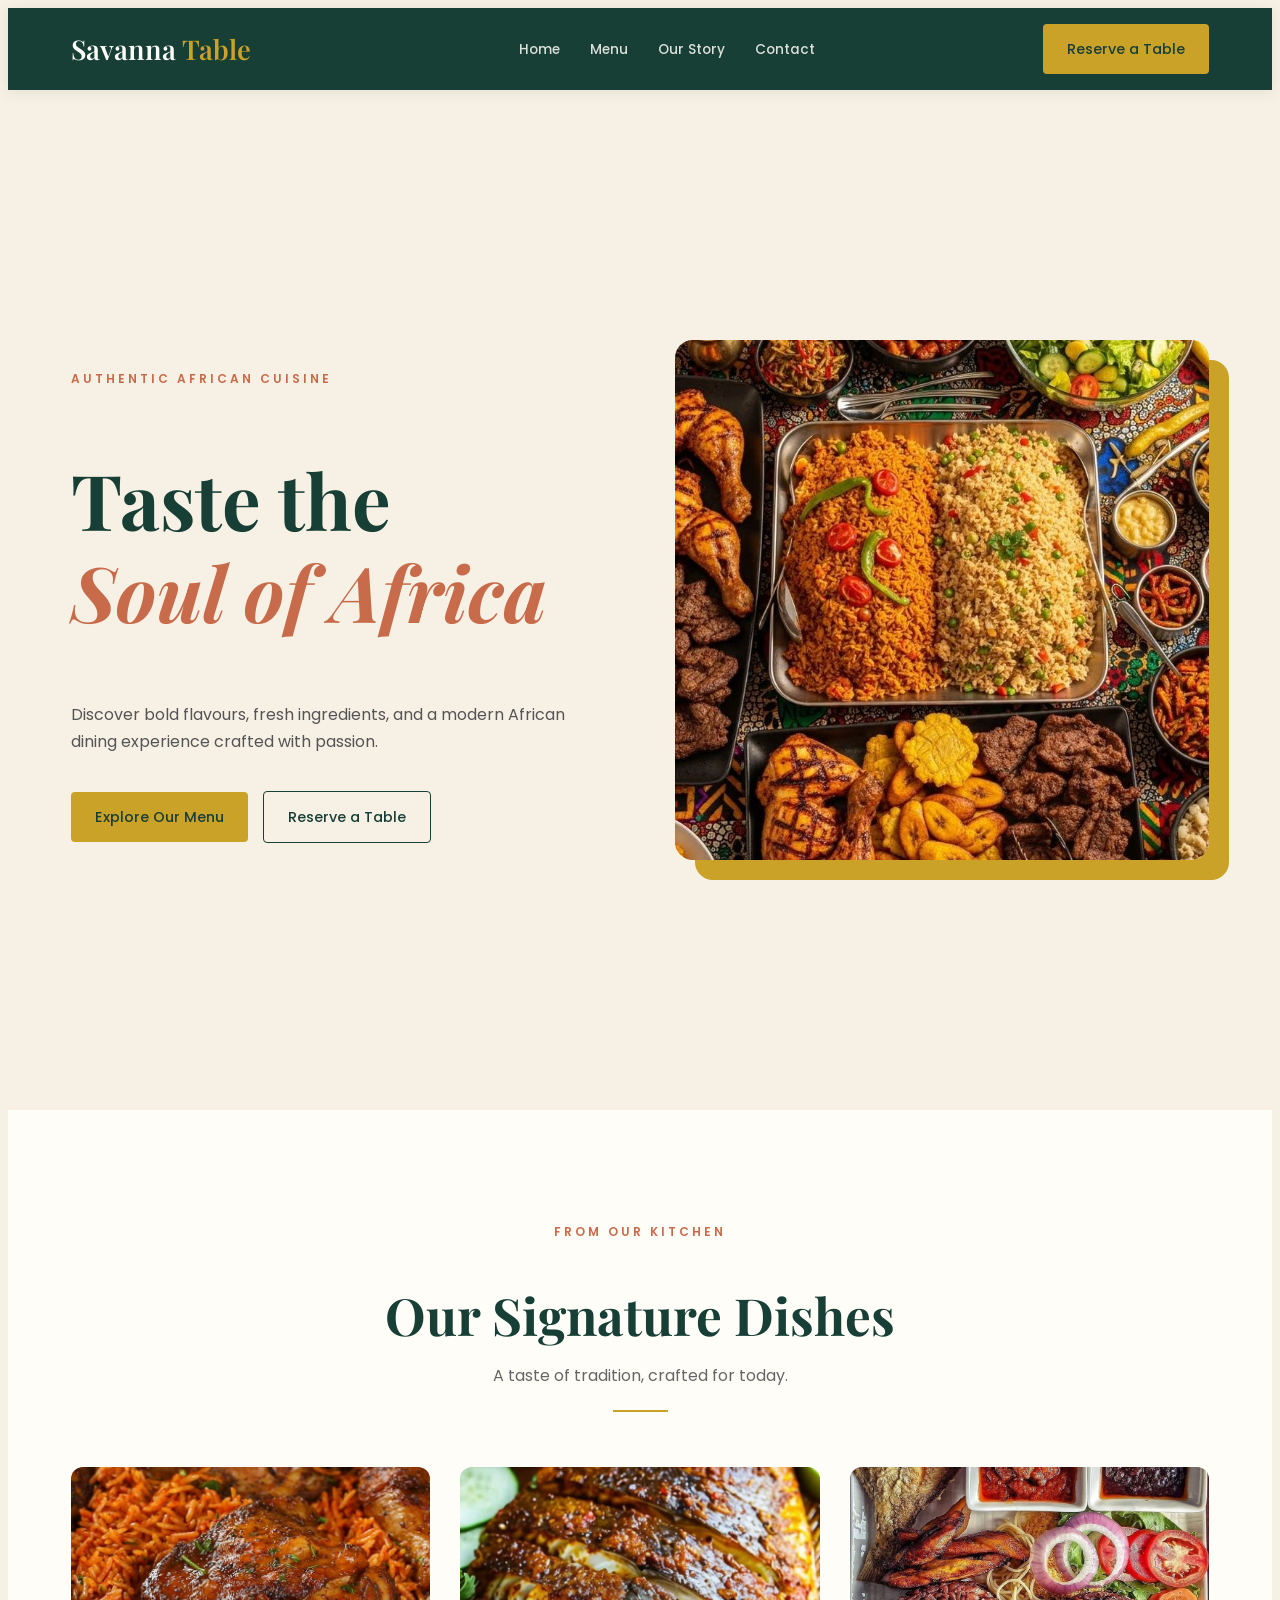
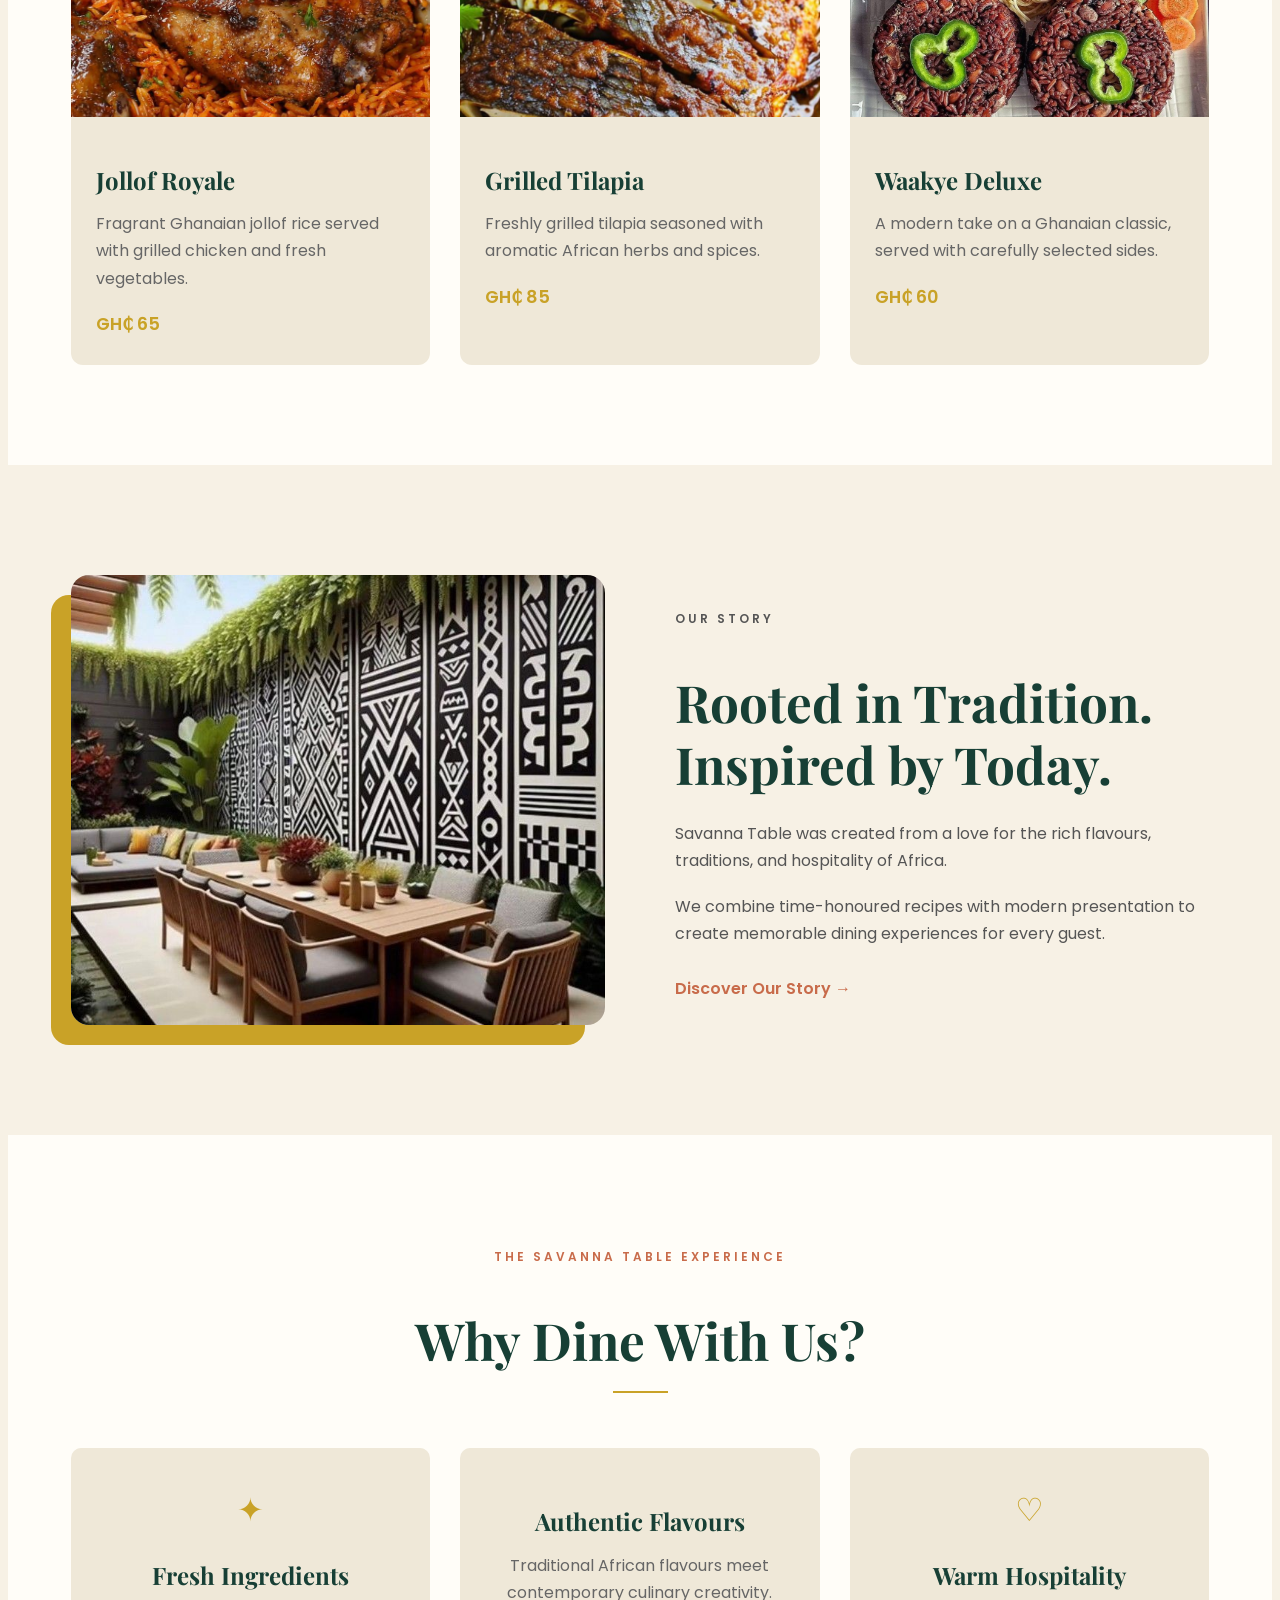
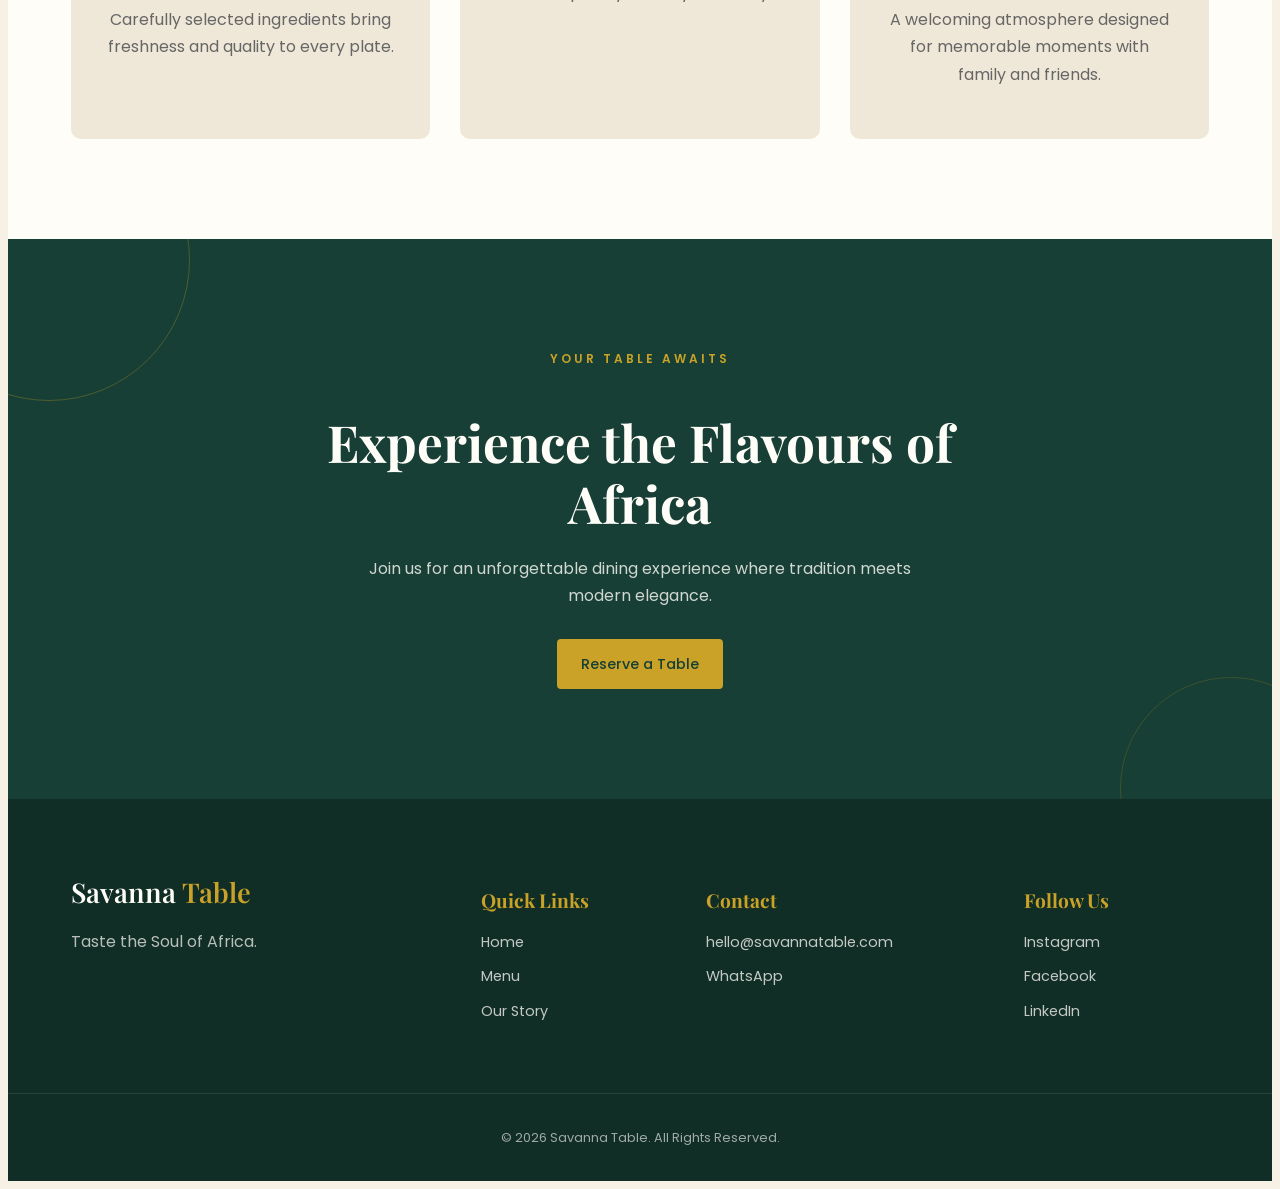
<file: WebDev-L1-LandingPage/index.html>
<!DOCTYPE html>
<html lang="en">
<head>
    <meta charset="UTF-8">
    <meta name="viewport" content="width=device-width, initial-scale=1.0">

    <title>Savanna Table | Taste the Soul of Africa</title>

    <link rel="preconnect" href="https://fonts.googleapis.com">
    <link rel="preconnect" href="https://fonts.gstatic.com" crossorigin>

    <link
        href="https://fonts.googleapis.com/css2?family=Playfair+Display:wght@500;600;700&family=Poppins:wght@300;400;500;600&display=swap"
        rel="stylesheet">
    <link rel="stylesheet" href="style.css">
</head>

<body>
    <header class="header">
        <nav class="navbar container">
            <a href="#home" class="logo">
                Savanna <span>Table</span>
            </a>
            <ul class="nav-links">
                <li><a href="#home">Home</a></li>
                <li><a href="#menu">Menu</a></li>
                <li><a href="#story">Our Story</a></li>
                <li><a href="#contact">Contact</a></li>
            </ul>
            <a href="#reservation" class="nav-button">
                Reserve a Table
            </a>
        </nav>
    </header>

    <main>
        <section class="hero" id="home">
            <div class="container hero-content">
                <div class="hero-text">
                    <p class="eyebrow">
                        AUTHENTIC AFRICAN CUISINE
                    </p>
                    <h1>
                        Taste the
                        <span>Soul of Africa</span>
                    </h1>
                    <p class="hero-description">
                        Discover bold flavours, fresh ingredients, and
                        a modern African dining experience crafted with
                        passion.
                    </p>
                    <div class="hero-buttons">
                        <a href="#menu" class="primary-button">
                            Explore Our Menu
                        </a>

                        <a href="#reservation" class="secondary-button">
                            Reserve a Table
                        </a>
                    </div>
                </div>
                <div class="hero-image">
                  <img src="assets/images/hero-food.jpg"
                       alt="Beautifully presented African cuisine">
                </div>
            </div>
        </section>
       
        <section class="menu-section" id="menu">
            <div class="container">
                <div class="section-heading">
                    <p class="eyebrow">
                        FROM OUR KITCHEN
                    </p>
                    <h2>
                        Our Signature Dishes
                    </h2>
                    <p>
                        A taste of tradition, crafted for today.
                    </p>
                </div>

                <div class="dish-grid">

                    <!-- Dish 1 -->
                    <article class="dish-card">
                        <div class="dish-image">
                          <img src="assets/images/jollof.jpg"
                               alt="Ghanaian jollof rice served with fried chicken" >
                        </div>
                        <div class="dish-content">
                            <h3>Jollof Royale</h3>
                            <p>
                                Fragrant Ghanaian jollof rice served
                                with grilled chicken and fresh vegetables.
                            </p>
                            <span class="price">
                                GH₵ 65
                            </span>
                        </div>
                    </article>

                    <!-- Dish 2 -->
                    <article class="dish-card">
                       <div class="dish-image">
                         <img src="assets/images/tilapia.jpg"
                              alt="Ghanaian grilled tilapia served with aromatic herbs">
                       </div>

                        <div class="dish-content">
                            <h3>Grilled Tilapia</h3>
                            <p>
                                Freshly grilled tilapia seasoned with
                                aromatic African herbs and spices.
                            </p>
                            <span class="price">
                                GH₵ 85
                            </span>
                        </div>
                    </article>

                    <!-- Dish 3 -->
                    <article class="dish-card">
                        <div class="dish-image">
                           <img src="assets/images/waakye_deluxe.jpg"
                                alt="Ghanaian waakye served with fried fish,spaghetti,fried plantain, and salad">
                        </div>
                        <div class="dish-content">
                            <h3>Waakye Deluxe</h3>
                            <p>
                                A modern take on a Ghanaian classic,
                                served with carefully selected sides.
                            </p>
                            <span class="price">
                                GH₵ 60
                            </span>
                        </div>
                    </article>
                </div>
            </div>
        </section>
       
        <section class="story-section" id="story">
            <div class="container story-content">
                <div class="story-image">
                   <img src="assets/images/restaurant.jpg"
                        alt="Elegant interior of Savanna Table restaurant">
                </div>
                <div class="story-text">
                    <p class="eyebrow">
                        OUR STORY
                    </p>
                    <h2>
                        Rooted in Tradition.
                        Inspired by Today.
                    </h2>
                    <p>
                        Savanna Table was created from a love for the
                        rich flavours, traditions, and hospitality of
                        Africa.
                    </p>
                    <p>
                        We combine time-honoured recipes with modern
                        presentation to create memorable dining
                        experiences for every guest.
                    </p>
                    <a href="#contact" class="text-link">
                        Discover Our Story →
                    </a>
                </div>
            </div>
        </section>
        
        <section class="features-section">
            <div class="container">
                <div class="section-heading">
                    <p class="eyebrow">
                        THE SAVANNA TABLE EXPERIENCE
                    </p>
                    <h2>
                        Why Dine With Us?
                    </h2>
                </div>

                <div class="features-grid">

                    <article class="feature">
                        <div class="feature-icon">✦</div>
                        <h3>Fresh Ingredients</h3>
                        <p>
                            Carefully selected ingredients bring
                            freshness and quality to every plate.
                        </p>
                    </article>

                    <article class="feature">
                        <div class="feature-icon"></div>
                        <h3>Authentic Flavours</h3>
                        <p>
                            Traditional African flavours meet
                            contemporary culinary creativity.
                        </p>
                    </article>

                    <article class="feature">
                        <div class="feature-icon">♡</div>
                        <h3>Warm Hospitality</h3>
                        <p>
                            A welcoming atmosphere designed for
                            memorable moments with family and friends.
                        </p>
                    </article>
                </div>
            </div>
        </section>

        <section class="reservation-section" id="reservation">
            <div class="container reservation-content">
                <p class="eyebrow">
                    YOUR TABLE AWAITS
                </p>
                <h2>
                    Experience the Flavours of Africa
                </h2>
                <p>
                    Join us for an unforgettable dining experience
                    where tradition meets modern elegance.
                </p>
                <a href="#contact" class="primary-button">
                    Reserve a Table
                </a>
            </div>
        </section>

    </main>
    <footer class="footer" id="contact">
        <div class="container footer-content">
            <div class="footer-brand">
                <a href="#home" class="logo">
                    Savanna <span>Table</span>
                </a>
                <p>
                    Taste the Soul of Africa.
                </p>
            </div>

            <div class="footer-column">
                <h3>Quick Links</h3>
                <a href="#home">Home</a>
                <a href="#menu">Menu</a>
                <a href="#story">Our Story</a>

            </div>

            <div class="footer-column">
                <h3>Contact</h3>
                <a href="mailto:hello@savannatable.com">
                    hello@savannatable.com
                </a>

               <a href="https://wa.me/233544114501"
                  target="_blank"
                  rel="noopener noreferrer"
                  class="whatsapp-link">
                  WhatsApp
                </a>
            </div>

            <div class="footer-column">
                <h3>Follow Us</h3>
                <a href="#">Instagram</a>
                <a href="#">Facebook</a>
                <a href="#">LinkedIn</a>
            </div>
        </div>

        <div class="footer-bottom">
            <p>
                © 2026 Savanna Table. All Rights Reserved.
            </p>
        </div>
    </footer>
</body>
</html>
</file>
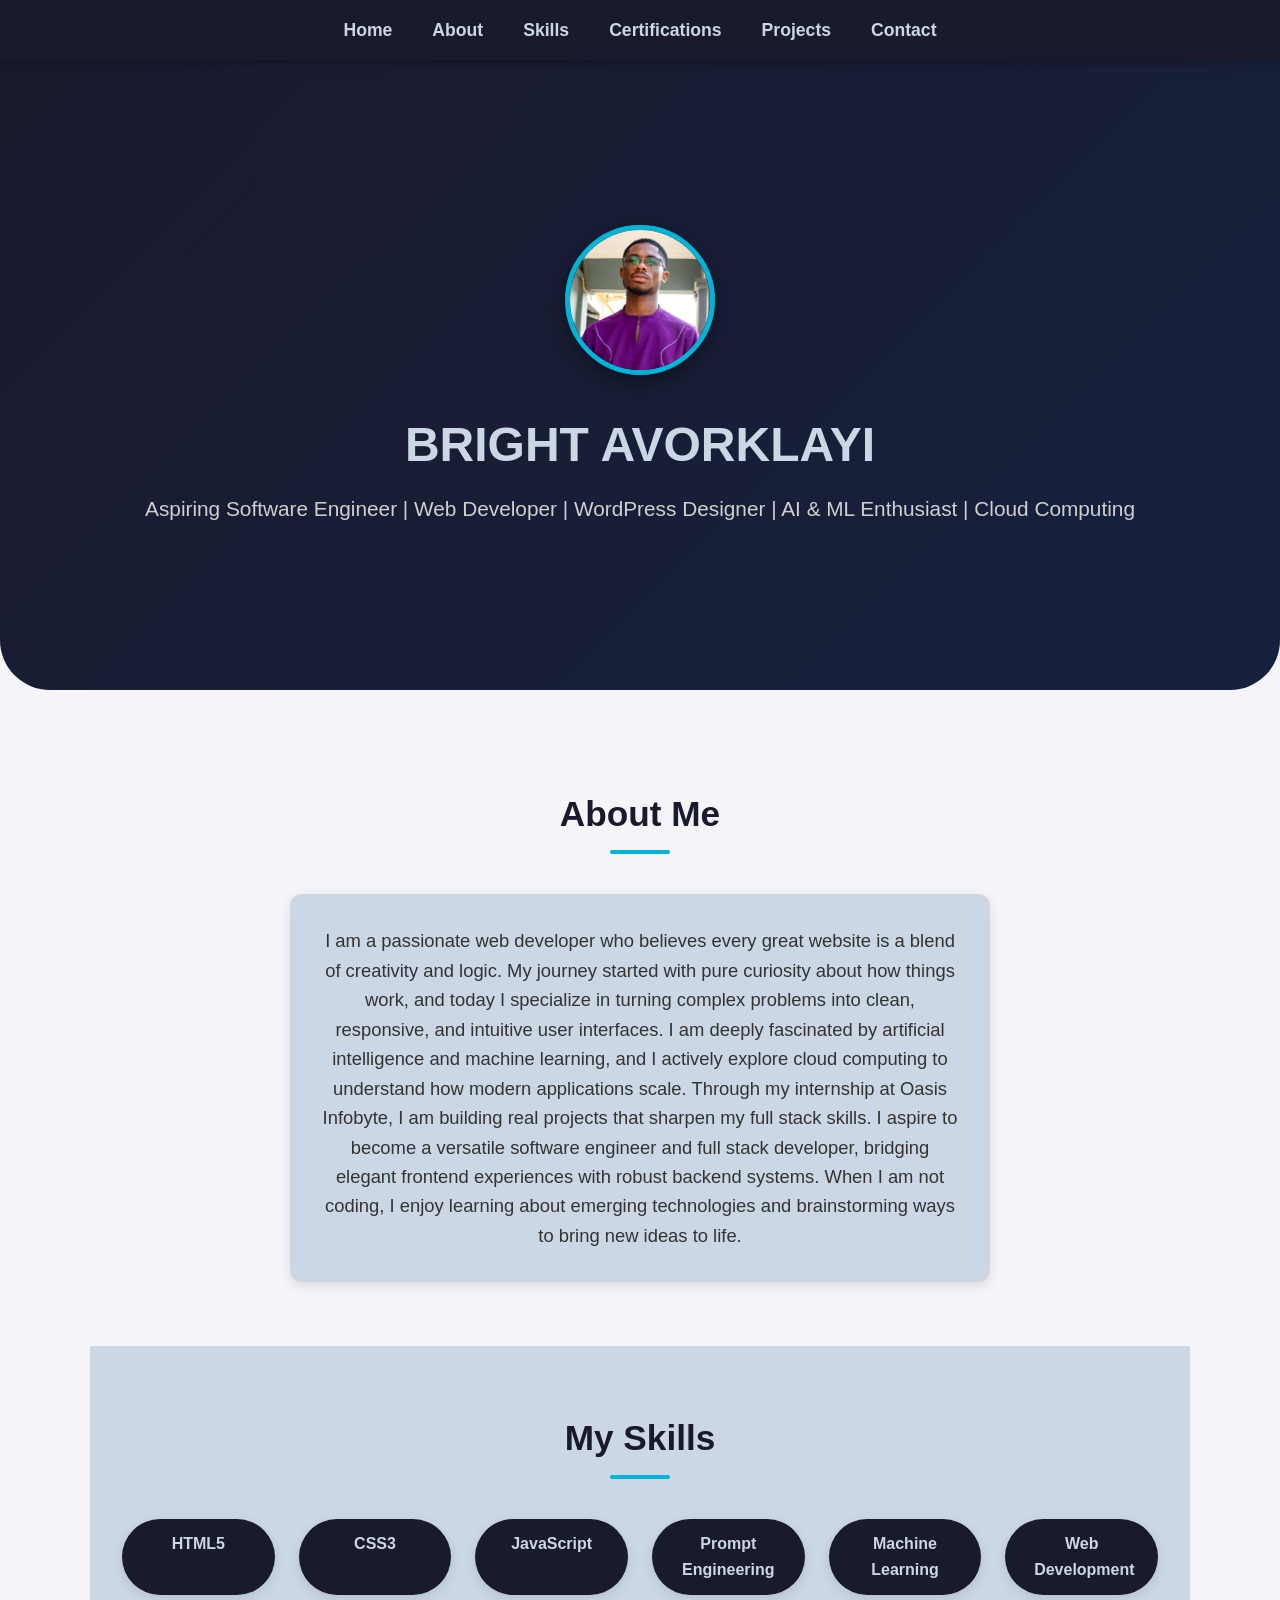
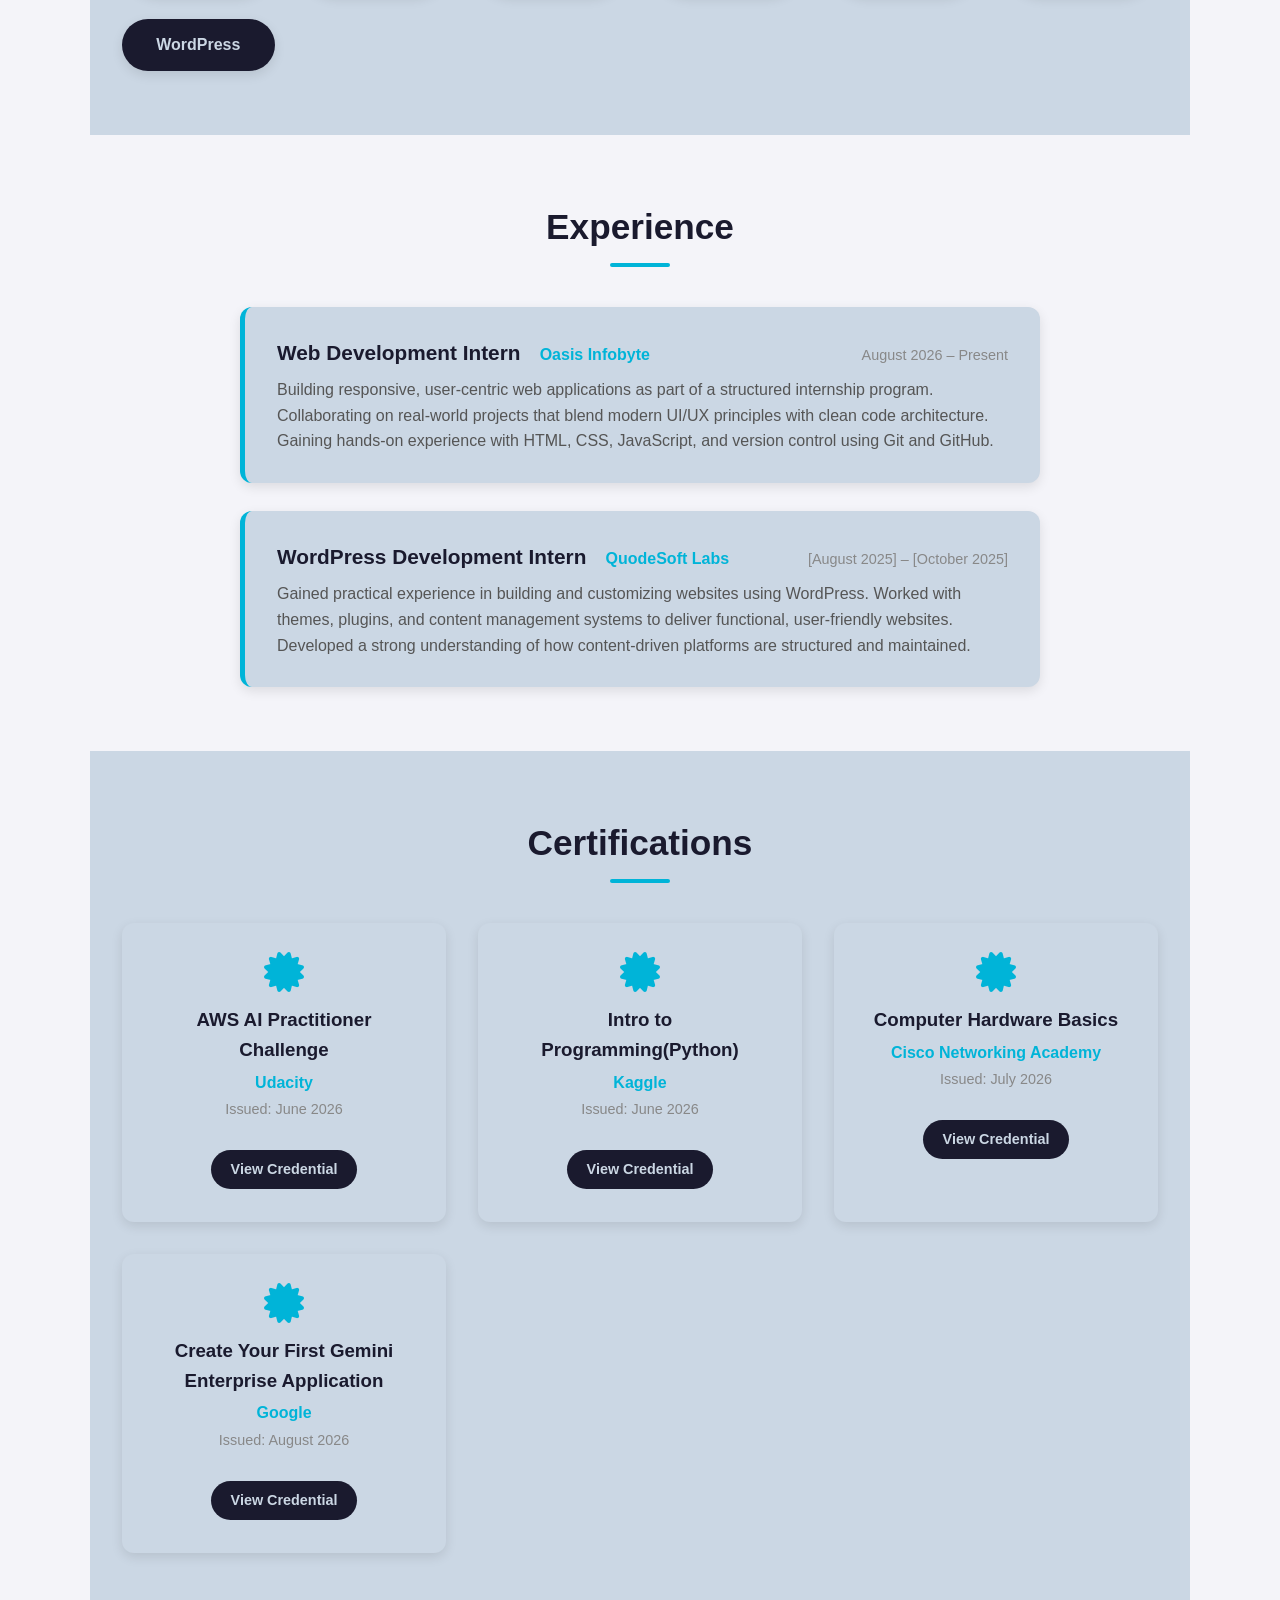
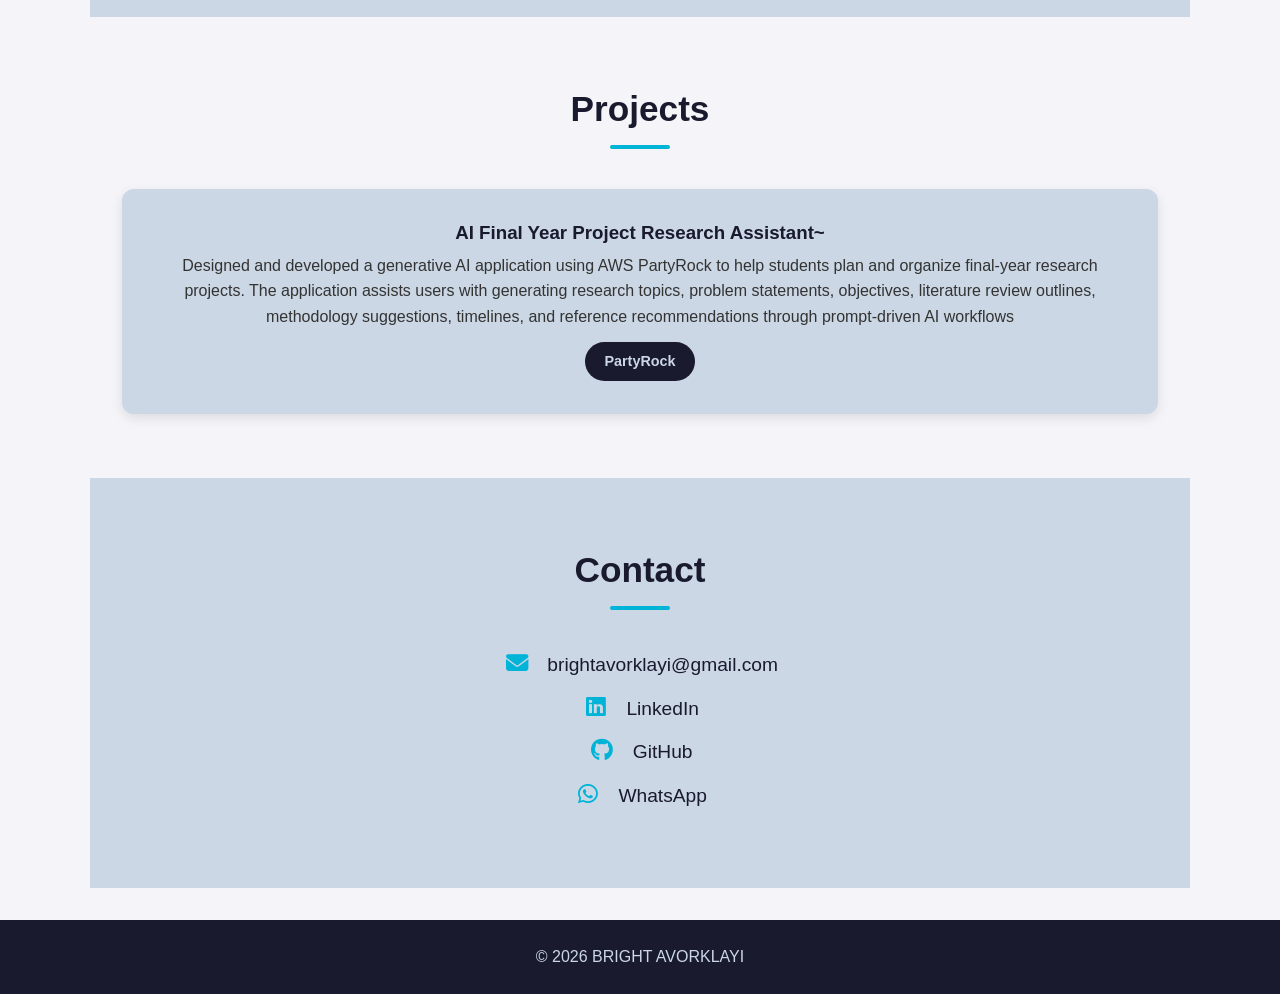
<file: WebDev-L1-PersonalPortfolio/index.html>
<!DOCTYPE html>
<html lang="en">
<head>
  <meta charset="UTF-8" />
  <meta name="viewport" content="width=device-width, initial-scale=1.0" />
  <title>BRIGHT AVORKLAYI – Portfolio</title>
  <link rel="stylesheet" href="style.css" />
   <link rel="stylesheet" href="https://cdnjs.cloudflare.com/ajax/libs/font-awesome/6.5.0/css/all.min.css" />
</head>
<body>

  <header>
    <nav>
      <ul>
        <li><a href="#home">Home</a></li>
        <li><a href="#about">About</a></li>
        <li><a href="#skills">Skills</a></li>
        <li><a href="#certifications">Certifications</a></li>
        <li><a href="#projects">Projects</a></li>
        <li><a href="#contact">Contact</a></li>
      </ul>
    </nav>
  </header>

  <section id="home">
    <div class="hero-content">
      <img src="image\mine.jpg" alt="BRIGHT AVORKLAYI" />
      <h1>BRIGHT AVORKLAYI</h1>
      <p>Aspiring Software Engineer | Web Developer | WordPress Designer | AI & ML Enthusiast | Cloud Computing </p>
    </div>
  </section>

  <section id="about">
    <h2>About Me</h2>
    <p>
        I am a passionate web developer who believes every great website
        is a blend of creativity and logic. My journey started with pure
        curiosity about how things work, and today I specialize in turning 
        complex problems into clean, responsive, and intuitive user interfaces. 
        I am deeply fascinated by artificial intelligence and machine learning, 
        and I actively explore cloud computing to understand how modern applications scale. 
        Through my internship at Oasis Infobyte, I am building real projects that sharpen 
        my full stack skills. I aspire to become a versatile software engineer and full stack
        developer, bridging elegant frontend experiences with robust backend systems. 
        When I am not coding, I enjoy learning about emerging technologies and brainstorming 
        ways to bring new ideas to life.
    </p>
  </section>

  <section id="skills">
    <h2>My Skills</h2>
    <div class="skills-grid">
      <div class="skill">HTML5</div>
      <div class="skill">CSS3</div>
      <div class="skill">JavaScript</div>
      <div class="skill">Prompt Engineering</div>
      <div class="skill">Machine Learning</div>
      <div class="skill">Web Development</div>
      <div class="skill">WordPress</div>
    </div>
  </section>


<section id="experience">
  <h2>Experience</h2>
  <div class="experience-list">

    <div class="exp-item">
      <div class="exp-header">
        <h3>Web Development Intern</h3>
        <span class="exp-company">Oasis Infobyte</span>
        <span class="exp-date">August 2026 – Present</span>
      </div>
      <p>Building responsive, user-centric web applications 
         as part of a structured internship program. 
         Collaborating on real-world projects that 
         blend modern UI/UX principles with clean code architecture. 
         Gaining hands-on experience with HTML, CSS, JavaScript, and 
         version control using Git and GitHub.
      </p>
    </div>

    <div class="exp-item">
      <div class="exp-header">
        <h3>WordPress Development Intern</h3>
        <span class="exp-company">QuodeSoft Labs</span>
        <span class="exp-date">[August 2025] – [October 2025]</span>
      </div>
      <p>Gained practical experience in building and customizing websites using WordPress. 
         Worked with themes, plugins, and content management systems to deliver functional, 
         user-friendly websites. Developed a strong understanding of how content-driven platforms 
         are structured and maintained.
      </p>
    </div>


  </div>
</section>


<section id="certifications">
  <h2>Certifications</h2>
  <div class="cert-grid">
    
    <div class="cert-card">
      <i class="fas fa-certificate cert-icon"></i>
      <h3>AWS AI Practitioner Challenge</h3>
      <p class="cert-issuer">Udacity</p>
      <p class="cert-date">Issued: June 2026</p>
      <a href="https://www.udacity.com/certificate/e/99db90e6-38c4-11f1-99e1-0b96b809c78f" target="_blank">View Credential</a>
    </div>

    <div class="cert-card">
      <i class="fas fa-certificate cert-icon"></i>
      <h3>Intro to Programming(Python)</h3>
      <p class="cert-issuer">Kaggle</p>
      <p class="cert-date">Issued: June 2026</p>
      <a href="https://www.kaggle.com/learn/certification/brightavorklayi/intro-to-programming" target="_blank">View Credential</a>
    </div>

    <div class="cert-card">
      <i class="fas fa-certificate cert-icon"></i>
      <h3>Computer Hardware Basics</h3>
      <p class="cert-issuer">Cisco Networking Academy</p>
      <p class="cert-date">Issued: July 2026</p>
      <a href="https://www.netacad.com/certificates/?issuanceId=0df00541-6f91-4c67-aab4-51d7640750aa" target="_blank">View Credential</a>
    </div>

    <div class="cert-card">
      <i class="fas fa-certificate cert-icon"></i>
      <h3>Create Your First Gemini Enterprise Application</h3>
      <p class="cert-issuer">Google</p>
      <p class="cert-date">Issued: August 2026</p>
      <a href="https://www.credly.com/badges/e589a8e2-1886-491a-b6ef-b701a6c0d95b/linked_in_profile" target="_blank">View Credential</a>
    </div>

  </div>

</section>

  <section id="projects">
    <h2>Projects</h2>
    <div class="projects-grid">
      <div class="project-card">
        <h3>AI Final Year Project Research Assistant~</h3>
        <p>Designed and developed a generative AI application using AWS PartyRock to help students
           plan and organize final-year research projects. The application assists users with
           generating research topics, problem statements, objectives, literature review outlines,
           methodology suggestions, timelines, and reference recommendations through prompt-driven 
           AI workflows
        </p>
        <a href="https://partyrock.aws/u/brightmawuli/UL93foVc_/Final-Year-Research-Project-Planner">PartyRock</a>
      </div>
      
    </div>
  </section>

<section id="contact">
  <h2>Contact</h2>
  
  <p>
    <i class="fas fa-envelope"></i>
    <a href="mailto:brightavorklayi@gmail.com">brightavorklayi@gmail.com</a>
  </p>
  
  <p>
    <i class="fab fa-linkedin"></i>
    <a href="https://www.linkedin.com/in/bright-avorklayi-201988262/" target="_blank">LinkedIn</a>
  </p>
  
  <p>
    <i class="fab fa-github"></i>
    <a href="https://github.com/mawuli-code" target="_blank">GitHub</a>
  </p>

  <p>
    <i class="fab fa-whatsapp"></i>
    <a href="https://wa.me/0544114501" target="_blank">WhatsApp</a>
  </p>
</section>

  <footer>
    <p>&copy; 2026 BRIGHT AVORKLAYI</p>
  </footer>

</body>
</html>
</file>
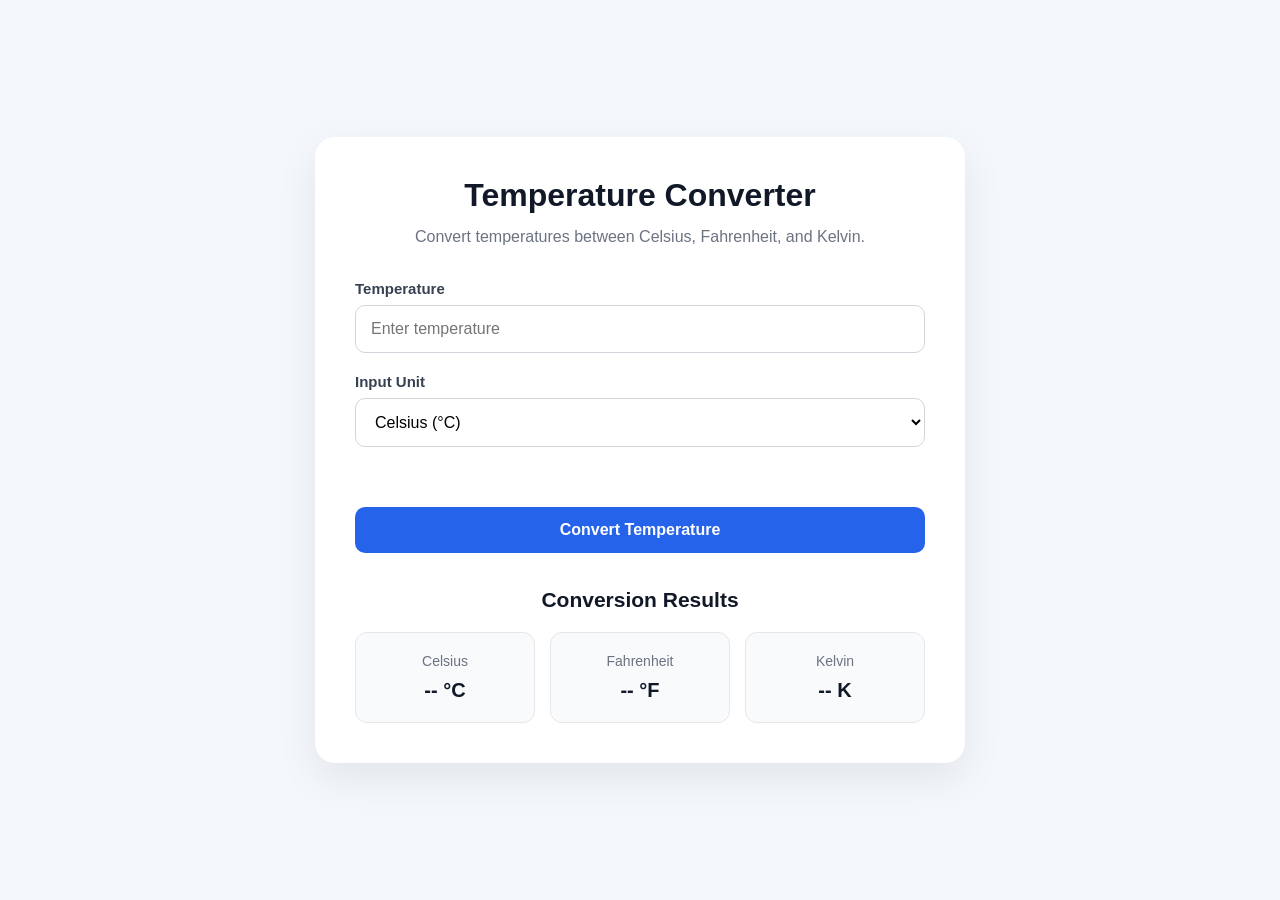
<file: WebDev-L1-TemperatureConverter/index.html>
<!DOCTYPE html>
<html lang="en">
<head>
    <meta charset="UTF-8">
    <meta name="viewport" content="width=device-width, initial-scale=1.0">

    <title>Temperature Converter</title>

    <link rel="stylesheet" href="style.css">
</head>

<body>

    <main class="converter-container">

        <section class="converter-card">

            <header class="converter-header">
                <h1>Temperature Converter</h1>
                <p>Convert temperatures between Celsius, Fahrenheit, and Kelvin.</p>
            </header>


            <div class="converter-form">

                <!-- Temperature Input -->
                <div class="input-group">
                    <label for="temperature">Temperature</label>

                    <input
                        type="number"
                        id="temperature"
                        placeholder="Enter temperature"
                        step="any"
                    >
                </div>


                <!-- Input Unit -->
                <div class="input-group">
                    <label for="unit">Input Unit</label>

                    <select id="unit">
                        <option value="celsius">Celsius (°C)</option>
                        <option value="fahrenheit">Fahrenheit (°F)</option>
                        <option value="kelvin">Kelvin (K)</option>
                    </select>
                </div>


                <!-- Error Message -->
                <p id="error-message" class="error-message"></p>


                <!-- Convert Button -->
                <button id="convert-btn" type="button">
                    Convert Temperature
                </button>

            </div>


            <!-- Results -->
            <section class="results-section">

                <h2>Conversion Results</h2>

                <div class="results-grid">

                    <div class="result-card">
                        <span class="result-label">Celsius</span>
                        <strong id="celsius-result">-- °C</strong>
                    </div>

                    <div class="result-card">
                        <span class="result-label">Fahrenheit</span>
                        <strong id="fahrenheit-result">-- °F</strong>
                    </div>

                    <div class="result-card">
                        <span class="result-label">Kelvin</span>
                        <strong id="kelvin-result">-- K</strong>
                    </div>

                </div>

            </section>

        </section>

    </main>


    <script src="script.js"></script>

</body>
</html>
</file>
<file: WebDev-L1-LandingPage/style.css>
/* GOOGLE FONT & GLOBAL VARIABLES */

:root {
    --forest-green: #173F35;
    --cream: #F7F1E5;
    --gold: #C9A227;
    --terracotta: #C86B4A;
    --charcoal: #242424;
    --soft-white: #FFFDF8;
    --card-background: #EFE8D8;

    --heading-font: "Playfair Display", serif;
    --body-font: "Poppins", sans-serif;
}

/*RESET */

html {
    scroll-behavior: smooth;
}

body {
    font-family: var(--body-font);
    background-color: var(--cream);
    color: var(--charcoal);
    line-height: 1.7;
}

img {
    max-width: 100%;
    display: block;
}

a {
    text-decoration: none;
    color: inherit;
}

ul {
    list-style: none;
}



 /* REUSABLE CONTAINER */

.container {
    width: min(90%, 1200px);
    margin: 0 auto;
}



 /* TYPOGRAPHY */

h1,
h2,
h3 {
    font-family: var(--heading-font);
    line-height: 1.2;
}

h1 {
    font-size: clamp(3rem, 6vw, 5.5rem);
}

h2 {
    font-size: clamp(2.2rem, 4vw, 3.5rem);
}

h3 {
    font-size: 1.5rem;
}

p {
    font-size: 1rem;
}



  /* HEADER / NAVIGATION */

.header {
    position: sticky;
    top: 0;
    z-index: 1000;

    background-color: var(--forest-green);

    box-shadow: 0 2px 15px rgba(0, 0, 0, 0.08);
}

.navbar {
    min-height: 82px;

    display: flex;
    align-items: center;
    justify-content: space-between;
    padding: 0 10px;
    gap: 30px;
}

.logo {
    font-family: var(--heading-font);
    font-size: 1.7rem;
    font-weight: 600;
    color: var(--soft-white);
}

.logo span {
    color: var(--gold);
}

.nav-links {
    display: flex;
    align-items: center;
    gap: 30px;
}

.nav-links a {
    color: rgba(255, 253, 248, 0.85);

    font-size: 0.85rem;
    font-weight: 500;

    position: relative;

    transition: color 0.3s ease;
}

.nav-links a::after {
    content: "";

    position: absolute;
    left: 0;
    bottom: -6px;

    width: 0;
    height: 2px;

    background-color: var(--gold);

    transition: width 0.3s ease;
}

.nav-links a:hover {
    color: var(--soft-white);
}


 
 /*  6. BUTTONS */

.primary-button,
.secondary-button,
.nav-button {
    display: inline-block;

    padding: 13px 24px;

    border-radius: 4px;

    font-size: 0.9rem;
    font-weight: 500;

    transition:
        transform 0.3s ease,
        background-color 0.3s ease,
        color 0.3s ease,
        box-shadow 0.3s ease;
}

.primary-button {
    background-color: var(--gold);
    color: var(--forest-green);
}

.primary-button:hover {
    transform: translateY(-3px);

    box-shadow:
        0 8px 20px rgba(0, 0, 0, 0.15);
}

.secondary-button {
    border: 1px solid var(--forest-green);
    color: var(--forest-green);
}

.secondary-button:hover {
    background-color: var(--forest-green);
    color: var(--soft-white);
}

.nav-button {
    background-color: var(--gold);
    color: var(--forest-green);
}

.nav-button:hover {
    background-color: var(--soft-white);
}



  /*  7. HERO SECTION */

.hero {
    padding: 100px 0;
    min-height: calc(100vh - 80px);

    display: flex;
    align-items: center;

    background-color: var(--cream);
}

.hero-content {
    display: grid;

    grid-template-columns: 1fr 1fr;

    align-items: center;

    gap: 70px;
}

.eyebrow {
    margin-bottom: 15px;

    color: var(--terracotta);

    font-size: 0.75rem;
    font-weight: 600;

    letter-spacing: 3px;
}

.hero h1 {
    max-width: 600px;
    color: var(--forest-green);
}

.hero h1 span {
    display: block;

    color: var(--terracotta);

    font-style: italic;
}

.hero-description {
    max-width: 520px;
    margin: 25px 0 35px;

    color: #555;
}

.hero-buttons {
    display: flex;
    align-items: center;
    gap: 15px;
}

.hero-image {
    position: relative;
}

.hero-image img {
    width: 100%;
    height: 520px;

    object-fit: cover;

    border-radius: 18px;

    box-shadow: 20px 20px 0 var(--gold);
}



  /* SECTION HEADING */

.section-heading {
    max-width: 650px;
    margin: 0 auto 55px;

    text-align: center;
}

.section-heading h2 {
    color: var(--forest-green);
    margin-bottom: 15px;
}

.section-heading > p:last-child {
    color: #666;
}
.menu-section,
.story-section,
.features-section {
    position: relative;
}

.section-heading::after {
    content: "";

    display: block;

    width: 55px;
    height: 2px;

    margin: 20px auto 0;

    background-color: var(--gold);
}
.reservation-section {
    position: relative;
    overflow: hidden;
}

.reservation-section::before {
    content: "";

    position: absolute;

    width: 280px;
    height: 280px;

    border: 1px solid rgba(201, 162, 39, 0.3);

    border-radius: 50%;

    top: -120px;
    left: -100px;
}

.reservation-section::after {
    content: "";

    position: absolute;

    width: 220px;
    height: 220px;

    border: 1px solid rgba(201, 162, 39, 0.2);

    border-radius: 50%;

    bottom: -100px;
    right: -70px;
}

  /* MENU SECTION*/

.menu-section {
    padding: 100px 0;

    background-color: var(--soft-white);
}

.dish-grid {
    display: grid;

    grid-template-columns:
        repeat(3, 1fr);

    gap: 30px;
}

.dish-card {
    overflow: hidden;

    background-color: var(--card-background);

    border-radius: 12px;

    transition:
        transform 0.3s ease,
        box-shadow 0.3s ease;
}

.dish-card:hover {
    transform: translateY(-8px);

    box-shadow:
        0 15px 30px rgba(0, 0, 0, 0.1);
}

.dish-image {
    height: 250px;

    overflow: hidden;
}

.dish-image img {
    width: 100%;
    height: 100%;

    object-fit: cover;

    transition: transform 0.5s ease;
}

.dish-card:hover .dish-image img {
    transform: scale(1.05);
}

.dish-content {
    padding: 25px;
}

.dish-content h3 {
    color: var(--forest-green);
    margin-bottom: 10px;
}

.dish-content p {
    color: #666;
    margin-bottom: 18px;
}

.price {
    color: var(--gold);

    font-size: 1.1rem;
    font-weight: 600;
}


 
   /* STORY SECTION */

.story-section {
    padding: 110px 0;

    background-color: var(--cream);
}

.story-content {
    display: grid;

    grid-template-columns: 1fr 1fr;

    align-items: center;

    gap: 70px;
}

.story-image img {
    width: 100%;
    height: 450px;

    object-fit: cover;

    border-radius: 18px;

    box-shadow: -20px 20px 0 var(--gold);
}

.story-text h2 {
    color: var(--forest-green);
    margin-bottom: 25px;
}

.story-text p {
    margin-bottom: 18px;
    color: #555;
}

.text-link {
    display: inline-block;

    margin-top: 10px;

    color: var(--terracotta);

    font-weight: 600;
}

.text-link:hover {
    color: var(--forest-green);
}


 
   /* FEATURES*/
   

.features-section {
    padding: 100px 0;

    background-color: var(--soft-white);
}

.features-grid {
    display: grid;

    grid-template-columns:
        repeat(3, 1fr);

    gap: 30px;
}

.feature {
    padding: 35px;

    text-align: center;

    background-color: var(--card-background);

    border-radius: 10px;
}

.feature-icon {
    margin-bottom: 15px;

    color: var(--gold);

    font-size: 2rem;
}

.feature h3 {
    margin-bottom: 12px;

    color: var(--forest-green);
}

.feature p {
    color: #666;
}



  /* RESERVATION CTA*/
   

.reservation-section {
    padding: 110px 0;

    background-color: var(--forest-green);

    color: var(--soft-white);

    text-align: center;
}

.reservation-content {
    max-width: 750px;
}

.reservation-content .eyebrow {
    color: var(--gold);
}

.reservation-content h2 {
    margin-bottom: 20px;
}

.reservation-content p {
    max-width: 600px;

    margin: 0 auto 30px;

    color: rgba(255, 253, 248, 0.8);
}



  /* FOOTER */
  

.footer {
    background-color: #102D26;

    color: var(--soft-white);
}

.footer-content {
    padding: 70px 0;

    display: grid;

    grid-template-columns:
        2fr 1fr 1.5fr 1fr;

    gap: 40px;
}

.footer-brand p {
    margin-top: 12px;

    color: rgba(255, 253, 248, 0.7);
}

.footer-column {
    display: flex;

    flex-direction: column;

    gap: 10px;
}

.footer-column h3 {
    margin-bottom: 8px;

    color: var(--gold);

    font-size: 1.2rem;
}

.footer-column a {
    color: rgba(255, 253, 248, 0.75);

    font-size: 0.9rem;
}

.footer-column a:hover {
    color: var(--gold);
}

.footer-bottom {
    padding: 20px;

    border-top: 1px solid rgba(255, 255, 255, 0.1);

    text-align: center;
}

.footer-bottom p {
    color: rgba(255, 253, 248, 0.6);

    font-size: 0.8rem;
}



  /* RESPONSIVE DESIGN*/


@media (max-width: 900px) {

    .nav-links {
        gap: 15px;
    }

    .nav-button {
        display: none;
    }

    .hero-content,
    .story-content {
        grid-template-columns: 1fr;

        gap: 50px;
    }

    .hero {
        padding: 80px 0;
    }

    .hero-text {
        text-align: center;
    }

    .hero-description {
        margin-left: auto;
        margin-right: auto;
    }

    .hero-buttons {
        justify-content: center;
    }

    .dish-grid,
    .features-grid {
        grid-template-columns:
            repeat(2, 1fr);
    }

    .footer-content {
        grid-template-columns:
            repeat(2, 1fr);
    }
}


@media (max-width: 600px) {

    .navbar {
        min-height: 70px;
    }

    .logo {
        font-size: 1.4rem;
    }

    .nav-links {
        gap: 12px;
    }

    .nav-links a {
        font-size: 0.75rem;
    }

    .hero {
        padding: 60px 0;
    }

    .hero-buttons {
        flex-direction: column;

        width: 100%;
    }

    .primary-button,
    .secondary-button {
        width: 100%;

        text-align: center;
    }

    .hero-image img {
        height: 350px;

        box-shadow:
            10px 10px 0 var(--gold);
    }

    .dish-grid,
    .features-grid {
        grid-template-columns: 1fr;
    }

    .story-image img{
        height: 350px;

        box-shadow:
            -10px 10px 0 var(--gold);
    }

    .footer-content {
        grid-template-columns: 1fr;

        text-align: center;
    }

    .footer-column {
        align-items: center;
    }
}
</file>
<file: WebDev-L1-PersonalPortfolio/style.css>
/* RESET & BASE */
* {
  margin: 0;
  padding: 0;
  box-sizing: border-box;
}

html {
  scroll-behavior: smooth;
}

body {
  font-family: 'Segoe UI', Tahoma, Geneva, Verdana, sans-serif;
  color: #333;
  line-height: 1.6;
  background-color: #f4f4f9;
}

/* VARIABLES*/
:root {
  --primary: #1a1a2e;
  --secondary: #16213e;
  --accent: #00b4d8;
  --light-bg: #eeeef7;
  --white: #cbd7e4;
  --shadow: 0 4px 12px rgba(0, 0, 0, 0.1);
  --radius: 12px;
}

/* NAVIGATION */
header {
  background: var(--primary);
  padding: 1rem 0;
  position: sticky;
  top: 0;
  z-index: 100;
  box-shadow: 0 2px 10px rgba(0, 0, 0, 0.3);
}

nav ul {
  display: flex;
  justify-content: center;
  gap: 2.5rem;
  list-style: none;
  flex-wrap: wrap;
}

nav a {
  color: var(--white);
  text-decoration: none;
  font-weight: 600;
  font-size: 1.1rem;
  padding: 0.5rem 0;
  transition: color 0.3s ease, border-bottom 0.3s ease;
  border-bottom: 3px solid transparent;
}

nav a:hover {
  color: var(--accent);
  border-bottom-color: var(--accent);
}

/*SECTIONS */
section {
  padding: 4rem 2rem;
  max-width: 1100px;
  margin: 0 auto;
}

section:nth-child(even) {
  background-color: var(--white);
}

h2 {
  font-size: 2.2rem;
  text-align: center;
  margin-bottom: 2.5rem;
  color: var(--primary);
  position: relative;
}

h2::after {
  content: '';
  display: block;
  width: 60px;
  height: 4px;
  background: var(--accent);
  margin: 0.5rem auto 0;
  border-radius: 4px;
}

/*HERO SECTION*/
#home {
  min-height: 70vh;
  display: flex;
  align-items: center;
  justify-content: center;
  text-align: center;
  background: linear-gradient(135deg, var(--primary), var(--secondary));
  color: var(--white);
  border-radius: 0 0 50px 50px;
  margin: 0 0 2rem 0;
  max-width: 100%;
}

.hero-content img {
  width: 150px;
  height: 150px;
  border-radius: 50%;
  object-fit: cover;
  border: 5px solid var(--accent);
  margin-bottom: 1.5rem;
  box-shadow: 0 8px 20px rgba(0, 0, 0, 0.4);
}

.hero-content h1 {
  font-size: 3rem;
  margin-bottom: 0.5rem;
}

.hero-content p {
  font-size: 1.3rem;
  color: #d0d0d0;
}

/* ABOUT*/
#about p {
  max-width: 700px;
  margin: 0 auto;
  font-size: 1.15rem;
  text-align: center;
  background: var(--white);
  padding: 2rem;
  border-radius: var(--radius);
  box-shadow: var(--shadow);
}

/*SKILLS GRID*/
.skills-grid {
  display: grid;
  grid-template-columns: repeat(auto-fit, minmax(130px, 1fr));
  gap: 1.5rem;
  justify-items: center;
}

.skill {
  background: var(--primary);
  color: var(--white);
  padding: 0.8rem 1.8rem;
  border-radius: 50px;
  font-weight: 600;
  transition: transform 0.3s ease, background 0.3s ease;
  box-shadow: var(--shadow);
  width: 100%;
  text-align: center;
}

.skill:hover {
  transform: translateY(-5px);
  background: var(--accent);
  color: var(--primary);
}
/*EXPERIENCE*/
.experience-list {
  display: flex;
  flex-direction: column;
  gap: 1.8rem;
  max-width: 800px;
  margin: 0 auto;
}

.exp-item {
  background: var(--white);
  padding: 1.8rem 2rem;
  border-radius: var(--radius);
  box-shadow: var(--shadow);
  border-left: 5px solid var(--accent);
  transition: transform 0.3s ease, box-shadow 0.3s ease;
}

.exp-item:hover {
  transform: translateX(8px);
  box-shadow: 0 8px 20px rgba(0, 0, 0, 0.12);
}

.exp-header {
  display: flex;
  flex-wrap: wrap;
  align-items: baseline;
  gap: 0.5rem 1.2rem;
  margin-bottom: 0.5rem;
}

.exp-header h3 {
  color: var(--primary);
  font-size: 1.3rem;
  margin: 0;
}

.exp-company {
  font-weight: 600;
  color: var(--accent);
}

.exp-date {
  font-size: 0.9rem;
  color: #888;
  margin-left: auto;
}

.exp-item p {
  margin: 0.5rem 0 0 0;
  color: #555;
  line-height: 1.6;
}

@media (max-width: 600px) {
  .exp-header {
    flex-direction: column;
    gap: 0.2rem;
  }
  .exp-date {
    margin-left: 0;
  }
}
/*CERTIFICATIONS & PROJECTS*/
.cert-grid,
.projects-grid {
  display: grid;
  grid-template-columns: repeat(auto-fit, minmax(280px, 1fr));
  gap: 2rem;
}

.cert-card,
.project-card {
  background: var(--white);
  padding: 1.8rem;
  border-radius: var(--radius);
  box-shadow: var(--shadow);
  text-align: center;
  transition: transform 0.3s ease, box-shadow 0.3s ease;
  border-bottom: 4px solid transparent;
}

.cert-card:hover,
.project-card:hover {
  transform: translateY(-8px);
  box-shadow: 0 12px 24px rgba(0, 0, 0, 0.15);
  border-bottom-color: var(--accent);
}

.cert-icon {
  font-size: 2.5rem;
  color: var(--accent);
  margin-bottom: 0.8rem;
}

.cert-card h3,
.project-card h3 {
  color: var(--primary);
  margin-bottom: 0.3rem;
}

.cert-issuer {
  font-weight: 600;
  color: var(--accent);
  margin-bottom: 0.2rem;
}

.cert-date {
  font-size: 0.9rem;
  color: #888;
  margin-bottom: 1rem;
}

.cert-card a,
.project-card a {
  display: inline-block;
  margin-top: 0.8rem;
  color: var(--white);
  background: var(--primary);
  padding: 0.5rem 1.2rem;
  border-radius: 30px;
  text-decoration: none;
  font-size: 0.9rem;
  font-weight: 600;
  transition: background 0.3s ease, transform 0.2s ease;
}

.cert-card a:hover,
.project-card a:hover {
  background: var(--accent);
  transform: scale(1.05);
}

/*  CONTACT  */
#contact {
  text-align: center;
}

#contact p {
  font-size: 1.2rem;
  margin: 0.8rem 0;
}

#contact i {
  width: 30px;
  color: var(--accent);
  font-size: 1.4rem;
  margin-right: 10px;
}

#contact a {
  color: var(--primary);
  text-decoration: none;
  font-weight: 500;
  transition: color 0.3s ease;
}

#contact a:hover {
  color: var(--accent);
  text-decoration: underline;
}

/*  FOOTER  */
footer {
  background: var(--primary);
  color: var(--white);
  text-align: center;
  padding: 1.5rem;
  margin-top: 2rem;
}

/*  RESPONSIVE DESIGN (Mobile First) */
@media (max-width: 768px) {
  nav ul {
    gap: 1.2rem;
  }
  
  nav a {
    font-size: 0.95rem;
  }

  .hero-content h1 {
    font-size: 2.2rem;
  }

  .hero-content p {
    font-size: 1rem;
  }

  section {
    padding: 2.5rem 1rem;
  }

  h2 {
    font-size: 1.8rem;
  }

  .cert-grid,
  .projects-grid {
    grid-template-columns: 1fr; /* Stack on mobile */
  }

  .skills-grid {
    grid-template-columns: repeat(2, 1fr);
  }
}

@media (max-width: 480px) {
  nav ul {
    gap: 0.8rem;
  }
  
  nav a {
    font-size: 0.8rem;
  }

  .hero-content img {
    width: 120px;
    height: 120px;
  }

  .skills-grid {
    grid-template-columns: 1fr 1fr;
  }
}
</file>
<file: WebDev-L1-TemperatureConverter/style.css>
/* ================================
   GENERAL RESET
================================ */

* {
    margin: 0;
    padding: 0;
    box-sizing: border-box;
}


/* ================================
   BODY
================================ */

body {
    font-family: Arial, Helvetica, sans-serif;
    background: #f4f7fb;
    color: #1f2937;
    min-height: 100vh;
}


/* ================================
   MAIN CONTAINER
================================ */

.converter-container {
    min-height: 100vh;
    display: flex;
    justify-content: center;
    align-items: center;
    padding: 30px 20px;
}


/* ================================
   CONVERTER CARD
================================ */

.converter-card {
    width: 100%;
    max-width: 650px;
    background: #ffffff;
    border-radius: 20px;
    padding: 40px;
    box-shadow: 0 15px 40px rgba(0, 0, 0, 0.08);
}


/* ================================
   HEADER
================================ */

.converter-header {
    text-align: center;
    margin-bottom: 30px;
}

.converter-header h1 {
    font-size: 32px;
    margin-bottom: 10px;
    color: #111827;
}

.converter-header p {
    font-size: 16px;
    line-height: 1.6;
    color: #6b7280;
}


/* ================================
   FORM
================================ */

.converter-form {
    display: flex;
    flex-direction: column;
    gap: 20px;
}


/* ================================
   INPUT GROUP
================================ */

.input-group {
    display: flex;
    flex-direction: column;
    gap: 8px;
}

.input-group label {
    font-size: 15px;
    font-weight: 600;
    color: #374151;
}


/* ================================
   INPUT AND SELECT
================================ */

.input-group input,
.input-group select {
    width: 100%;
    padding: 14px 15px;
    border: 1px solid #d1d5db;
    border-radius: 10px;
    font-size: 16px;
    outline: none;
    background: #ffffff;
}

.input-group input:focus,
.input-group select:focus {
    border-color: #2563eb;
    box-shadow: 0 0 0 3px rgba(37, 99, 235, 0.1);
}


/* ================================
   ERROR MESSAGE
================================ */

.error-message {
    min-height: 20px;
    color: #dc2626;
    font-size: 14px;
    text-align: center;
}


/* ================================
   BUTTON
================================ */

#convert-btn {
    border: none;
    border-radius: 10px;
    padding: 14px 20px;
    background: #2563eb;
    color: #ffffff;
    font-size: 16px;
    font-weight: 600;
    cursor: pointer;
    transition: 0.3s ease;
}

#convert-btn:hover {
    background: #1d4ed8;
    transform: translateY(-1px);
}


/* ================================
   RESULTS
================================ */

.results-section {
    margin-top: 35px;
}

.results-section h2 {
    text-align: center;
    font-size: 21px;
    margin-bottom: 20px;
    color: #111827;
}

.results-grid {
    display: grid;
    grid-template-columns: repeat(3, 1fr);
    gap: 15px;
}


/* ================================
   RESULT CARDS
================================ */

.result-card {
    padding: 20px 15px;
    background: #f8fafc;
    border: 1px solid #e5e7eb;
    border-radius: 12px;
    text-align: center;
}

.result-label {
    display: block;
    font-size: 14px;
    color: #6b7280;
    margin-bottom: 10px;
}

.result-card strong {
    display: block;
    font-size: 20px;
    color: #111827;
}


/* ================================
   MOBILE RESPONSIVENESS
================================ */

@media (max-width: 600px) {

    .converter-card {
        padding: 25px 20px;
        border-radius: 15px;
    }

    .converter-header h1 {
        font-size: 26px;
    }

    .converter-header p {
        font-size: 14px;
    }

    .results-grid {
        grid-template-columns: 1fr;
    }

}
</file>
